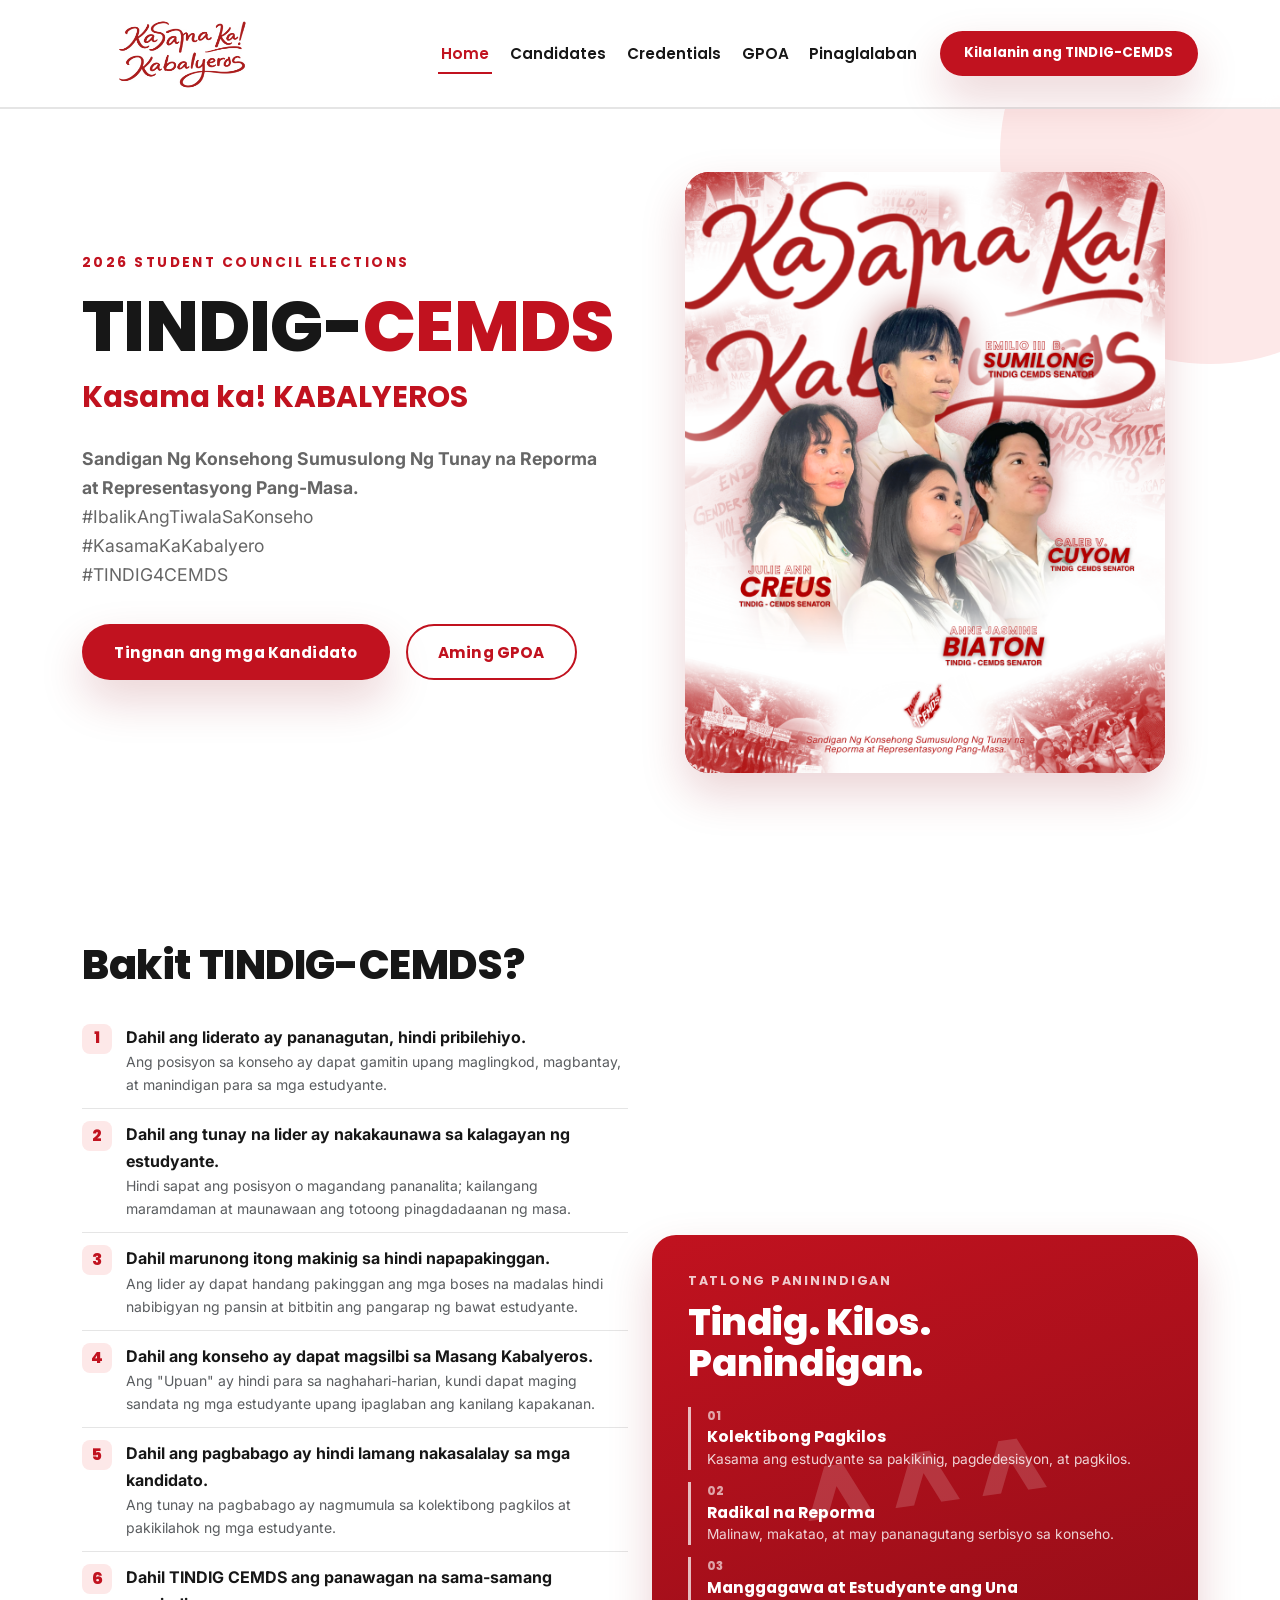
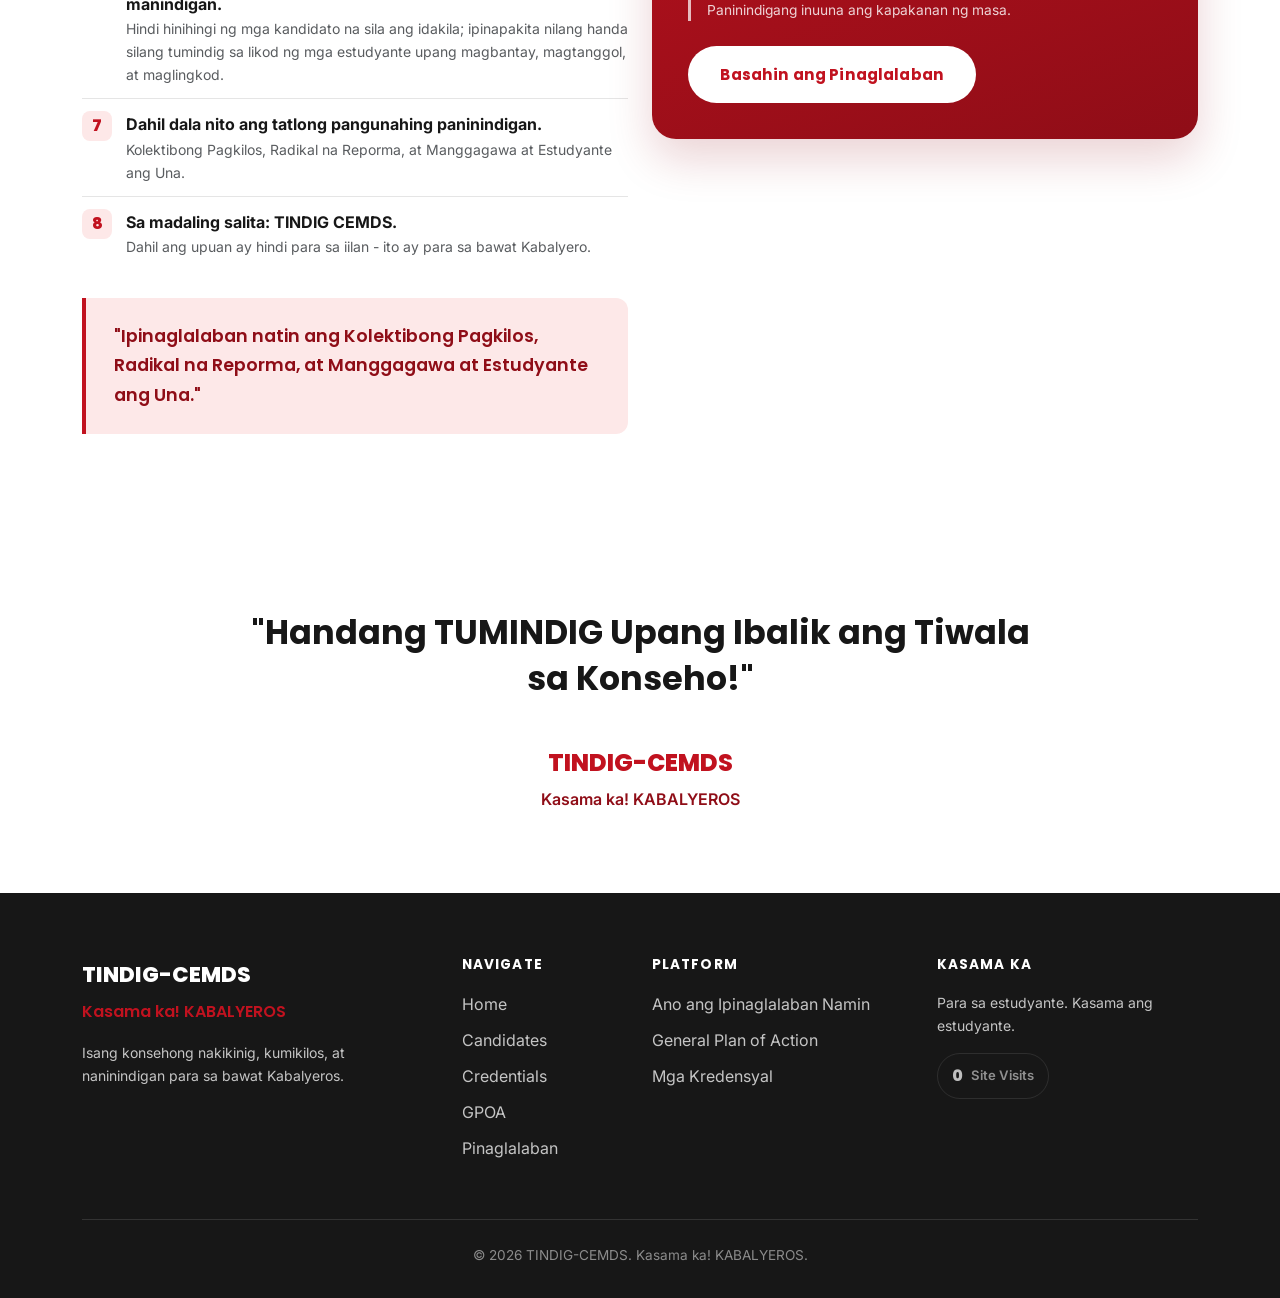
<file: index.html>
<!DOCTYPE html>
<html lang="tl">

<head>
    <meta charset="UTF-8">
    <meta name="viewport" content="width=device-width, initial-scale=1.0">
    <title>TINDIG-CEMDS - Kasama ka! KABALYEROS</title>
    <meta name="description"
        content="TINDIG-CEMDS: Isang konsehong nakikinig, kumikilos, at naninindigan para sa bawat Kabalyeros.">
    <link rel="icon" type="image/png" href="assets/logo/KasamaKa.png">

    <link rel="preconnect" href="https://fonts.googleapis.com">
    <link rel="preconnect" href="https://fonts.gstatic.com" crossorigin>
    <link
        href="https://fonts.googleapis.com/css2?family=Poppins:wght@500;600;700;800&family=Inter:wght@400;500;600&display=swap"
        rel="stylesheet">

    <link href="https://cdn.jsdelivr.net/npm/bootstrap@5.3.3/dist/css/bootstrap.min.css" rel="stylesheet">
    <link rel="stylesheet" href="css/style.css">
</head>

<body>

    <div id="site-navbar"></div>

    <main style="padding-top: 84px;">

        <!-- HERO -->
        <section class="hero">
            <div class="container">
                <div class="row align-items-center gy-5">
                    <div class="col-lg-6">
                        <div class="hero-kicker reveal">2026 Student Council Elections</div>
                        <h1 class="hero-title reveal">TINDIG-<span class="text-primary-red">CEMDS</span></h1>
                        <div class="hero-tagline reveal">Kasama ka! KABALYEROS</div>
                        <p class="hero-sub reveal"><strong>Sandigan Ng Konsehong Sumusulong Ng Tunay na Reporma at
                                Representasyong Pang-Masa.</strong> <br> #IbalikAngTiwalaSaKonseho
                            <br>#KasamaKaKabalyero
                            <br>#TINDIG4CEMDS
                        </p>
                        <div class="hero-actions reveal">
                            <a href="candidates.html" class="btn-campaign btn-campaign-red">Tingnan ang mga
                                Kandidato</a>
                            <a href="gpoa.html" class="btn-campaign btn-campaign-outline">Aming GPOA</a>
                        </div>
                    </div>
                    <div class="col-lg-6">
                        <div class="hero-visual hero-poster-visual reveal"> <img src="assets/images/Poster.png"
                                alt="TINDIG-CEMDS campaign poster">
                        </div>
                    </div>
                </div>
            </div>
        </section>

        <!-- CAMPAIGN INTRODUCTION -->
        <section class="section">
            <div class="container">
                <div class="row align-items-center gy-5">
                    <div class="col-lg-6 reveal">
                        <h2 class="section-heading">Bakit TINDIG-CEMDS?</h2>
                        <ul class="value-check-list mt-4">
                            <li>
                                <span class="value-check-icon">1</span>
                                <div>
                                    <strong>Dahil ang liderato ay pananagutan, hindi pribilehiyo.</strong>
                                    <p class="mb-0 text-muted small">Ang posisyon sa konseho ay dapat gamitin upang
                                        maglingkod, magbantay, at manindigan para sa mga estudyante.</p>
                                </div>
                            </li>
                            <li>
                                <span class="value-check-icon">2</span>
                                <div>
                                    <strong>Dahil ang tunay na lider ay nakakaunawa sa kalagayan ng estudyante.</strong>
                                    <p class="mb-0 text-muted small">Hindi sapat ang posisyon o magandang pananalita;
                                        kailangang maramdaman at maunawaan ang totoong pinagdadaanan ng masa.</p>
                                </div>
                            </li>
                            <li>
                                <span class="value-check-icon">3</span>
                                <div>
                                    <strong>Dahil marunong itong makinig sa hindi napapakinggan.</strong>
                                    <p class="mb-0 text-muted small">Ang lider ay dapat handang pakinggan ang mga boses
                                        na madalas hindi nabibigyan ng pansin at bitbitin ang pangarap ng bawat
                                        estudyante.</p>
                                </div>
                            </li>
                            <li>
                                <span class="value-check-icon">4</span>
                                <div>
                                    <strong>Dahil ang konseho ay dapat magsilbi sa Masang Kabalyeros.</strong>
                                    <p class="mb-0 text-muted small">Ang "Upuan" ay hindi para sa
                                        naghahari-harian,
                                        kundi dapat maging sandata ng mga estudyante upang ipaglaban ang kanilang
                                        kapakanan.</p>
                                </div>
                            </li>
                            <li>
                                <span class="value-check-icon">5</span>
                                <div>
                                    <strong>Dahil ang pagbabago ay hindi lamang nakasalalay sa mga kandidato.</strong>
                                    <p class="mb-0 text-muted small">Ang tunay na pagbabago ay nagmumula sa kolektibong
                                        pagkilos at pakikilahok ng mga estudyante.</p>
                                </div>
                            </li>
                            <li>
                                <span class="value-check-icon">6</span>
                                <div>
                                    <strong>Dahil TINDIG CEMDS ang panawagan na sama-samang manindigan.</strong>
                                    <p class="mb-0 text-muted small">Hindi hinihingi ng mga kandidato na sila ang
                                        idakila; ipinapakita nilang handa silang tumindig sa likod ng mga estudyante
                                        upang magbantay, magtanggol, at maglingkod.</p>
                                </div>
                            </li>
                            <li>
                                <span class="value-check-icon">7</span>
                                <div>
                                    <strong>Dahil dala nito ang tatlong pangunahing paninindigan.</strong>
                                    <p class="mb-0 text-muted small">Kolektibong Pagkilos, Radikal na Reporma, at
                                        Manggagawa at Estudyante ang Una.</p>
                                </div>
                            </li>
                            <li>
                                <span class="value-check-icon">8</span>
                                <div>
                                    <strong>Sa madaling salita: TINDIG CEMDS.</strong>
                                    <p class="mb-0 text-muted small">Dahil ang upuan ay hindi para sa iilan - ito ay
                                        para
                                        sa bawat Kabalyero.</p>
                                </div>
                            </li>
                        </ul>
                        <div class="highlight-callout">
                            "Ipinaglalaban natin ang Kolektibong Pagkilos, Radikal na Reporma, at Manggagawa at
                            Estudyante ang Una."
                        </div>
                    </div>
                    <div class="col-lg-6 reveal">
                        <div class="hero-visual campaign-action-panel">
                            <span class="hero-visual-mark">^ ^ ^</span>
                            <div class="campaign-action-content">
                                <div class="campaign-action-kicker">Tatlong Paninindigan</div>
                                <h3>Tindig. Kilos. Panindigan.</h3>
                                <div class="campaign-action-list">
                                    <div>
                                        <span>01</span>
                                        <strong>Kolektibong Pagkilos</strong>
                                        <p>Kasama ang estudyante sa pakikinig, pagdedesisyon, at pagkilos.</p>
                                    </div>
                                    <div>
                                        <span>02</span>
                                        <strong>Radikal na Reporma</strong>
                                        <p>Malinaw, makatao, at may pananagutang serbisyo sa konseho.</p>
                                    </div>
                                    <div>
                                        <span>03</span>
                                        <strong>Manggagawa at Estudyante ang Una</strong>
                                        <p>Paninindigang inuuna ang kapakanan ng masa.</p>
                                    </div>
                                </div>
                                <a href="pinaglalaban.html" class="btn-campaign btn-campaign-white">Basahin ang
                                    Pinaglalaban</a>
                            </div>
                        </div>
                    </div>
                </div>
            </div>
        </section>



        <!-- CAMPAIGN STATEMENT -->
        <section class="statement-section">
            <div class="container reveal">
                <p class="statement-text">"Handang TUMINDIG Upang Ibalik ang Tiwala sa Konseho!"</p>
                <div class="statement-brand">TINDIG-CEMDS</div>
                <div class="statement-tagline">Kasama ka! KABALYEROS</div>
            </div>
        </section>

    </main>

    <div id="site-footer"></div>

    <button id="backToTop" class="back-to-top" aria-label="Back to top">&uarr;</button>

    <script src="https://cdn.jsdelivr.net/npm/bootstrap@5.3.3/dist/js/bootstrap.bundle.min.js"></script>
    <script src="js/script.js"></script>
</body>

</html>
</file>
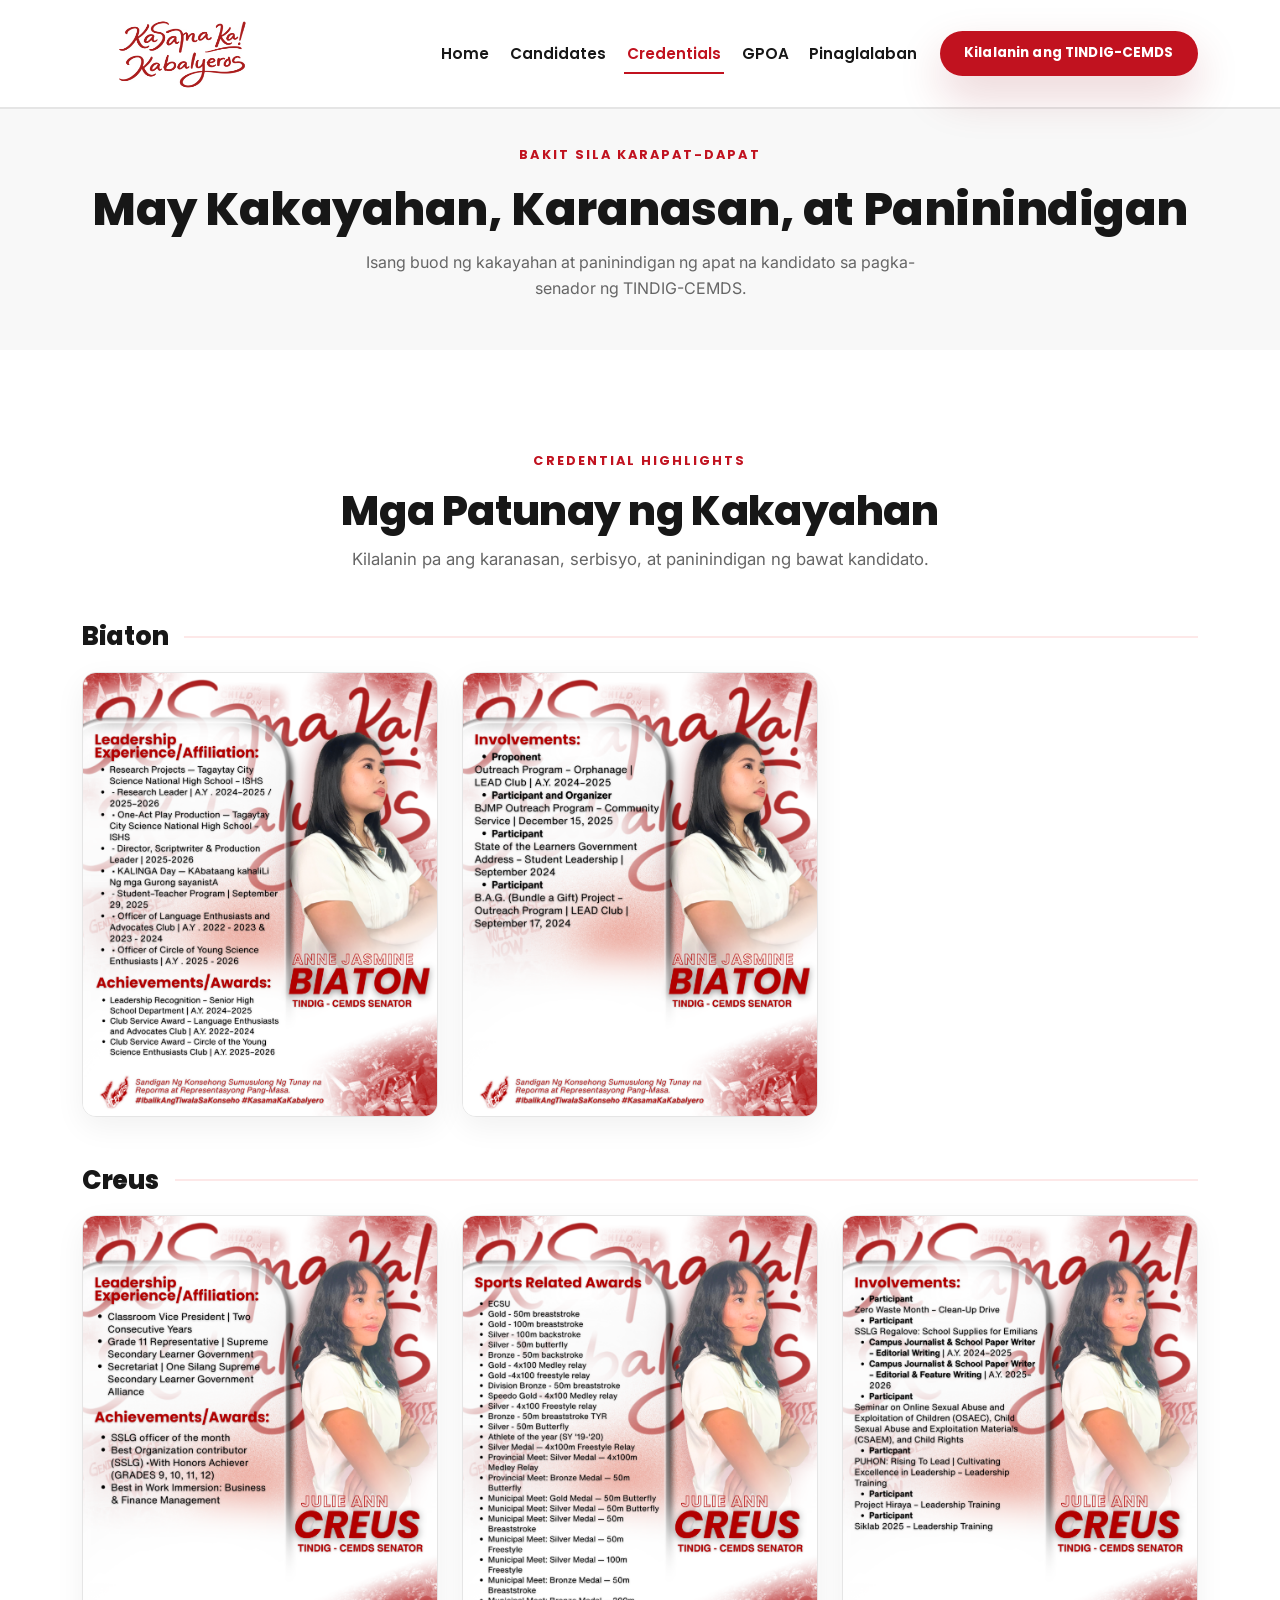
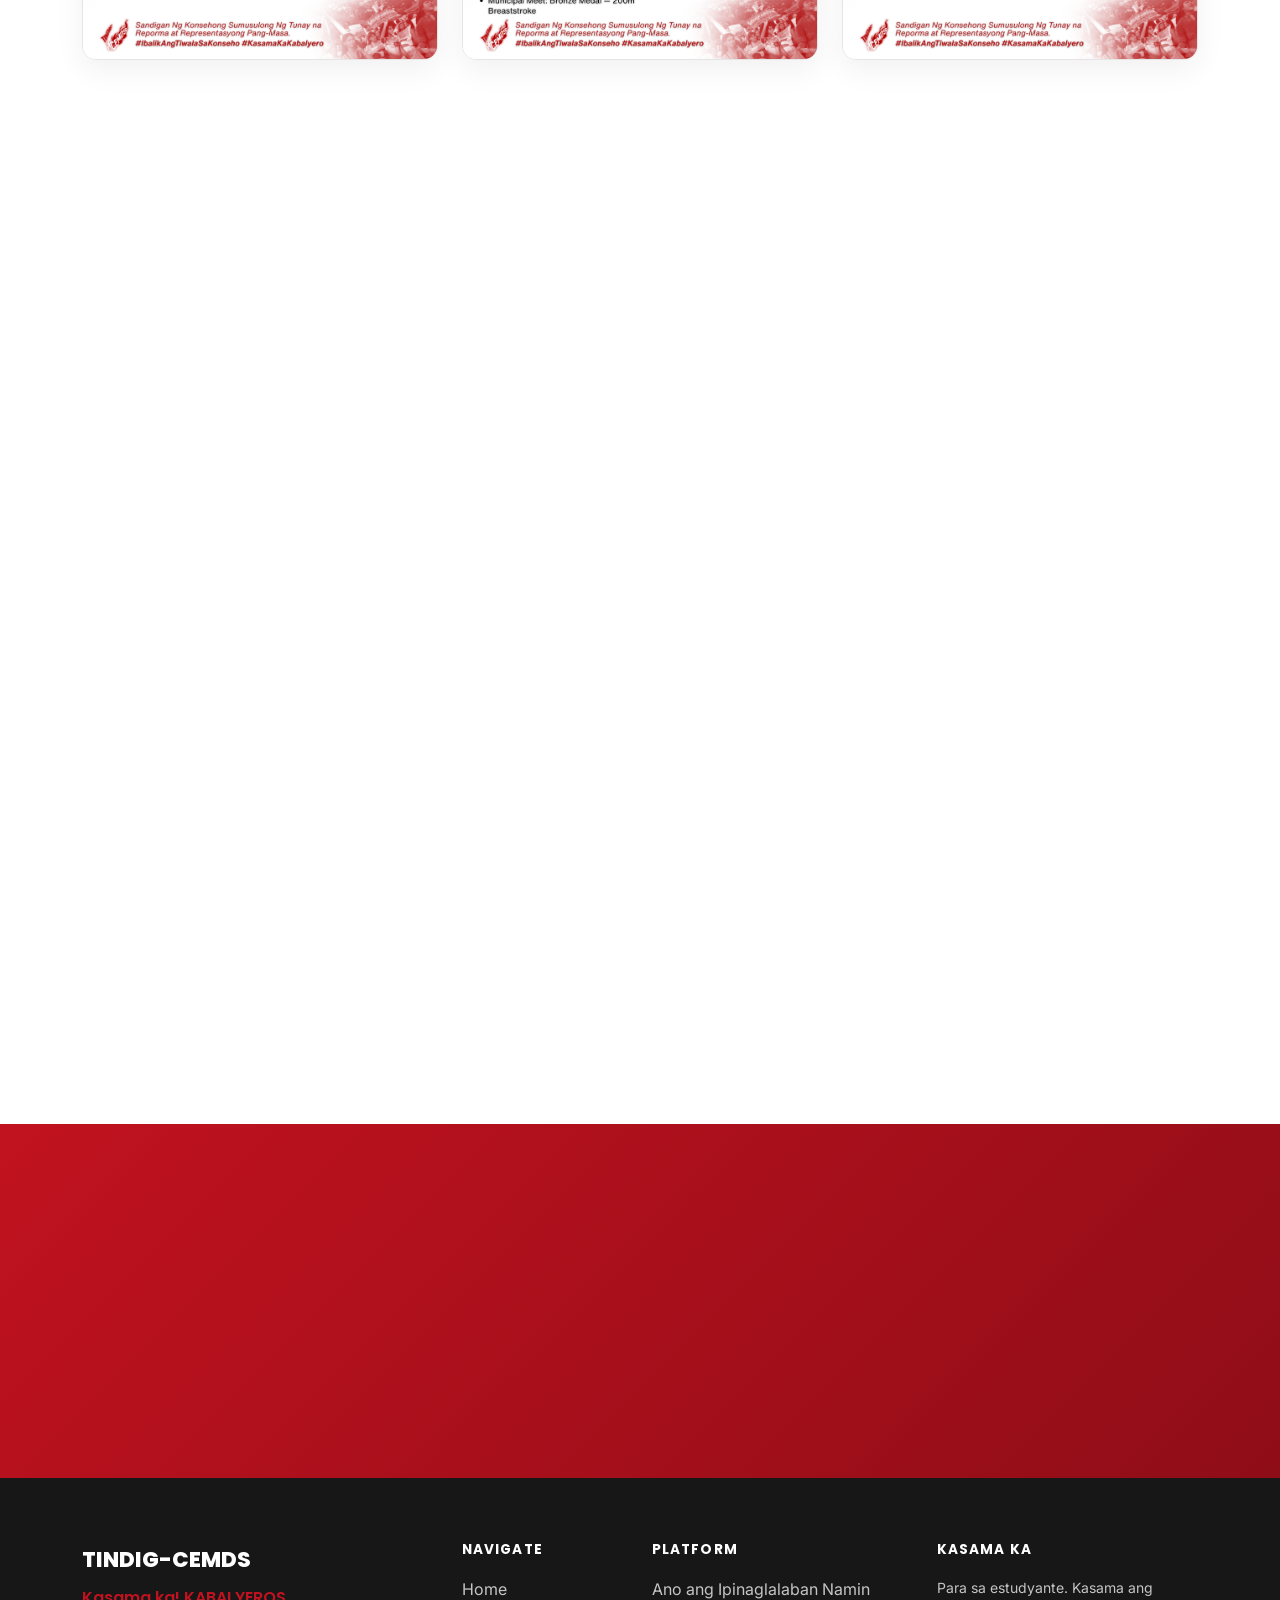
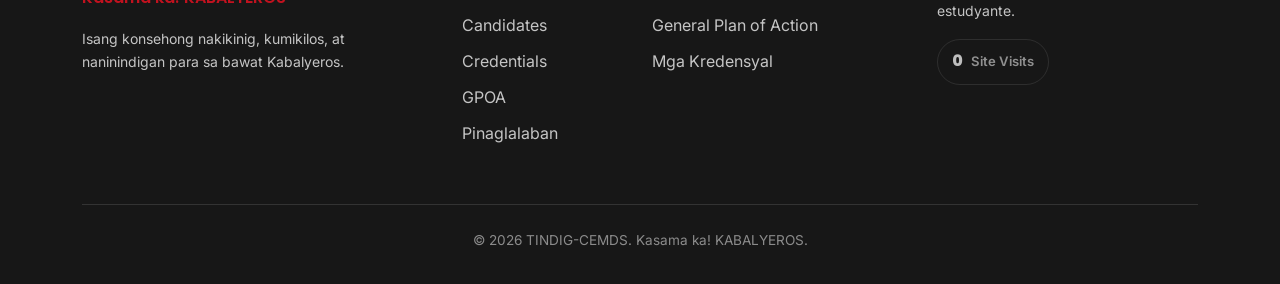
<file: credentials.html>
<!DOCTYPE html>
<html lang="tl">
<head>
<meta charset="UTF-8">
<meta name="viewport" content="width=device-width, initial-scale=1.0">
<title>Mga Kredensyal - TINDIG-CEMDS</title>
<meta name="description" content="May kakayahan, karanasan, at paninindigan ang apat na kandidato sa pagka-senador ng TINDIG-CEMDS.">
<link rel="icon" type="image/png" href="assets/logo/KasamaKa.png">

<link rel="preconnect" href="https://fonts.googleapis.com">
<link rel="preconnect" href="https://fonts.gstatic.com" crossorigin>
<link href="https://fonts.googleapis.com/css2?family=Poppins:wght@500;600;700;800&family=Inter:wght@400;500;600&display=swap" rel="stylesheet">

<link href="https://cdn.jsdelivr.net/npm/bootstrap@5.3.3/dist/css/bootstrap.min.css" rel="stylesheet">
<link rel="stylesheet" href="css/style.css">
</head>
<body>

<div id="site-navbar"></div>

<main style="padding-top: 84px;">

    <div class="page-header">
        <div class="container reveal">
            <div class="eyebrow justify-content-center">Bakit Sila Karapat-dapat</div>
            <h1>May Kakayahan, Karanasan, at Paninindigan</h1>
            <p>Isang buod ng kakayahan at paninindigan ng apat na kandidato sa pagka-senador ng TINDIG-CEMDS.</p>
        </div>
    </div>

    <!-- CREDENTIAL GALLERY -->
    <section class="section">
        <div class="container">
            <div class="text-center mb-5 reveal">
                <div class="eyebrow justify-content-center">Credential Highlights</div>
                <h2 class="section-heading">Mga Patunay ng Kakayahan</h2>
                <p class="section-lead mx-auto">Kilalanin pa ang karanasan, serbisyo, at paninindigan ng bawat kandidato.</p>
            </div>

            <div class="credential-gallery-group reveal">
                <div class="credential-gallery-heading">
                    <h3>Biaton</h3>
                </div>
                <div class="row g-4">
                    <div class="col-md-6 col-xl-4">
                        <figure class="credential-image-card">
                            <img src="assets/credential/biaton/CREDENTIALS%20(4).png" alt="Credential highlight for Biaton" loading="lazy">
                        </figure>
                    </div>
                    <div class="col-md-6 col-xl-4">
                        <figure class="credential-image-card">
                            <img src="assets/credential/biaton/CREDENTIALS%20(5).png" alt="Credential highlight for Biaton" loading="lazy">
                        </figure>
                    </div>
                </div>
            </div>

            <div class="credential-gallery-group reveal">
                <div class="credential-gallery-heading">
                    <h3>Creus</h3>
                </div>
                <div class="row g-4">
                    <div class="col-md-6 col-xl-4">
                        <figure class="credential-image-card">
                            <img src="assets/credential/creus/CREDENTIALS%201.png" alt="Credential highlight for Creus" loading="lazy">
                        </figure>
                    </div>
                    <div class="col-md-6 col-xl-4">
                        <figure class="credential-image-card">
                            <img src="assets/credential/creus/CREDENTIALS%20(2).png" alt="Credential highlight for Creus" loading="lazy">
                        </figure>
                    </div>
                    <div class="col-md-6 col-xl-4">
                        <figure class="credential-image-card">
                            <img src="assets/credential/creus/CREDENTIALS%20(3).png" alt="Credential highlight for Creus" loading="lazy">
                        </figure>
                    </div>
                </div>
            </div>

            <div class="credential-gallery-group reveal">
                <div class="credential-gallery-heading">
                    <h3>Cuyom</h3>
                </div>
                <div class="row g-4">
                    <div class="col-md-6 col-xl-4">
                        <figure class="credential-image-card">
                            <img src="assets/credential/cuyom/CREDENTIALS%20(10).png" alt="Credential highlight for Cuyom" loading="lazy">
                        </figure>
                    </div>
                    <div class="col-md-6 col-xl-4">
                        <figure class="credential-image-card">
                            <img src="assets/credential/cuyom/CREDENTIALS%20(11).png" alt="Credential highlight for Cuyom" loading="lazy">
                        </figure>
                    </div>
                    <div class="col-md-6 col-xl-4">
                        <figure class="credential-image-card">
                            <img src="assets/credential/cuyom/CREDENTIALS%20(12).png" alt="Credential highlight for Cuyom" loading="lazy">
                        </figure>
                    </div>
                </div>
            </div>

            <div class="credential-gallery-group reveal">
                <div class="credential-gallery-heading">
                    <h3>Sumilong</h3>
                </div>
                <div class="row g-4">
                    <div class="col-md-6 col-xl-3">
                        <figure class="credential-image-card">
                            <img src="assets/credential/sumilong/CREDENTIALS%20(6).png" alt="Credential highlight for Sumilong" loading="lazy">
                        </figure>
                    </div>
                    <div class="col-md-6 col-xl-3">
                        <figure class="credential-image-card">
                            <img src="assets/credential/sumilong/CREDENTIALS%20(7).png" alt="Credential highlight for Sumilong" loading="lazy">
                        </figure>
                    </div>
                    <div class="col-md-6 col-xl-3">
                        <figure class="credential-image-card">
                            <img src="assets/credential/sumilong/CREDENTIALS%20(8).png" alt="Credential highlight for Sumilong" loading="lazy">
                        </figure>
                    </div>
                    <div class="col-md-6 col-xl-3">
                        <figure class="credential-image-card">
                            <img src="assets/credential/sumilong/CREDENTIALS%20(9).png" alt="Credential highlight for Sumilong" loading="lazy">
                        </figure>
                    </div>
                </div>
            </div>
        </div>
    </section>

    <section class="vote-band">
        <div class="container reveal">
            <h2>Ang boto mo ay boses mo.</h2>
            <p>Kasama ka sa bawat hakbang.</p>
            <a href="candidates.html" class="btn-campaign btn-campaign-white">Tingnan ang mga Kandidato</a>
        </div>
    </section>

</main>

<div id="site-footer"></div>

<button id="backToTop" class="back-to-top" aria-label="Back to top">&uarr;</button>

<script src="https://cdn.jsdelivr.net/npm/bootstrap@5.3.3/dist/js/bootstrap.bundle.min.js"></script>
<script src="js/script.js"></script>
</body>
</html>
</file>
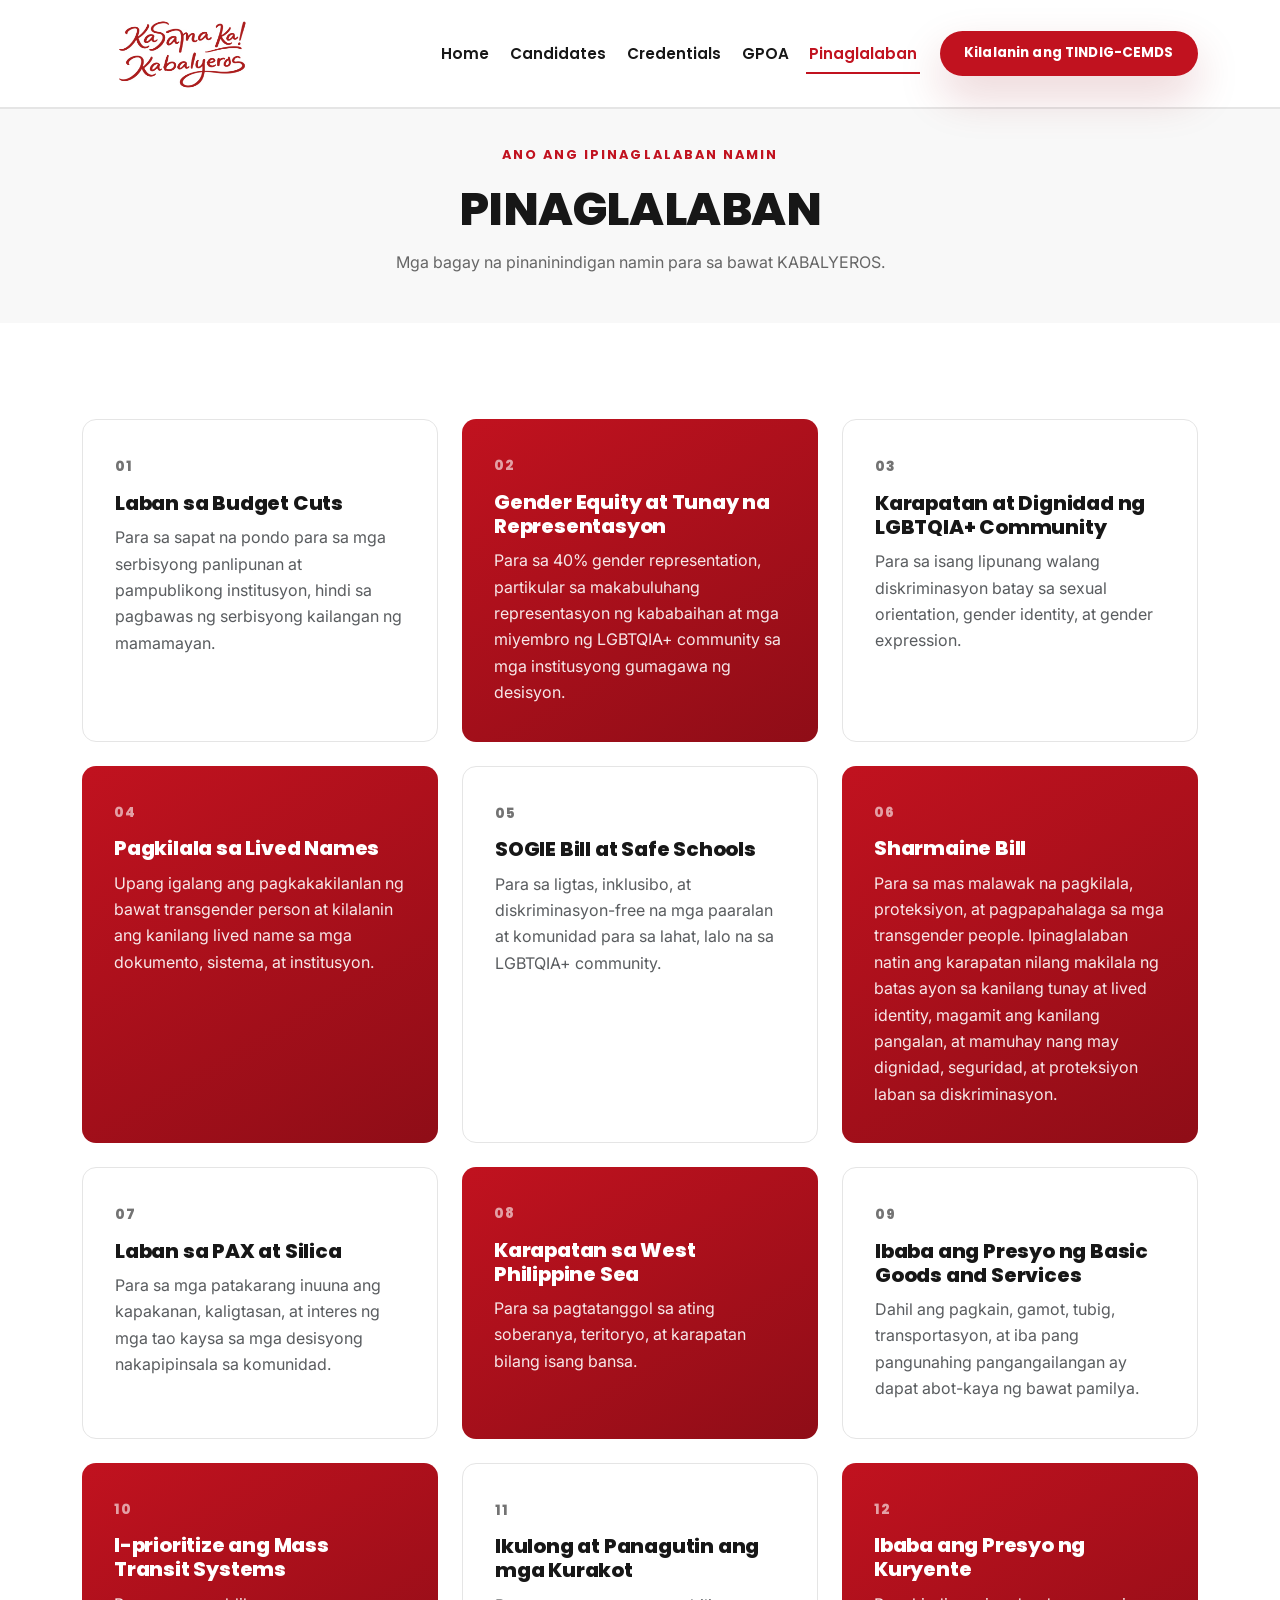
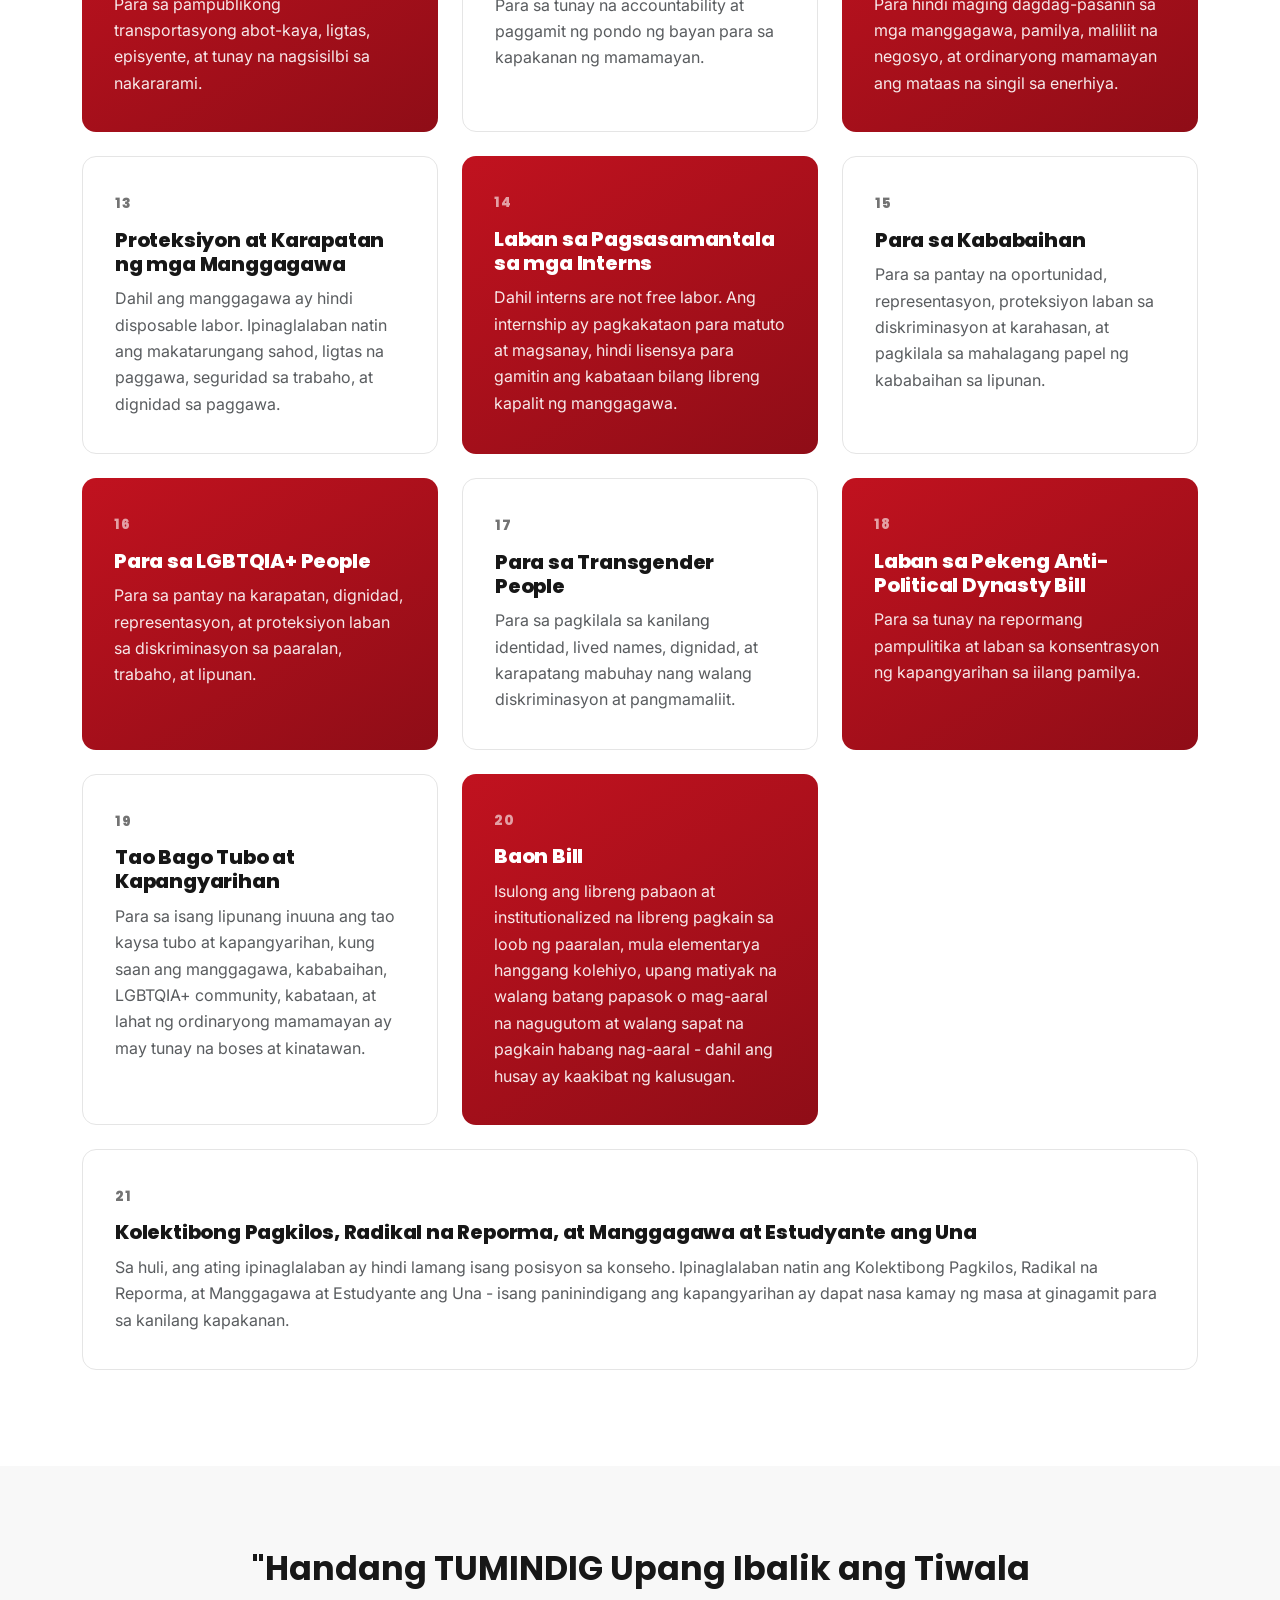
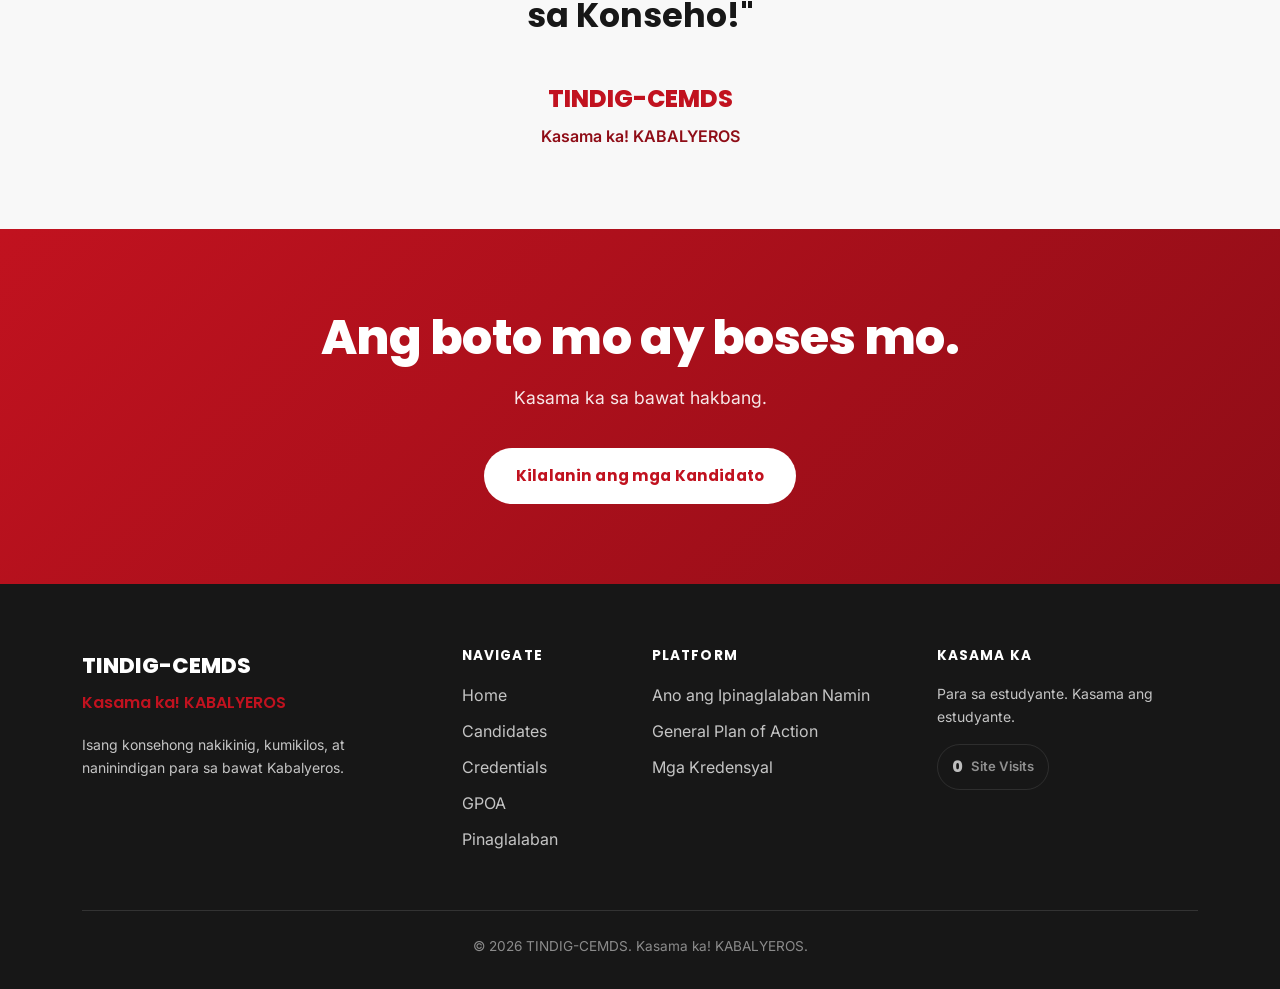
<file: pinaglalaban.html>
<!DOCTYPE html>
<html lang="tl">

<head>
    <meta charset="UTF-8">
    <meta name="viewport" content="width=device-width, initial-scale=1.0">
    <title>Pinaglalaban - TINDIG-CEMDS</title>
    <meta name="description" content="Mga bagay na pinaninindigan ng TINDIG-CEMDS para sa bawat Kabalyeros.">
    <link rel="icon" type="image/png" href="assets/logo/KasamaKa.png">

    <link rel="preconnect" href="https://fonts.googleapis.com">
    <link rel="preconnect" href="https://fonts.gstatic.com" crossorigin>
    <link
        href="https://fonts.googleapis.com/css2?family=Poppins:wght@500;600;700;800&family=Inter:wght@400;500;600&display=swap"
        rel="stylesheet">

    <link href="https://cdn.jsdelivr.net/npm/bootstrap@5.3.3/dist/css/bootstrap.min.css" rel="stylesheet">
    <link rel="stylesheet" href="css/style.css">
</head>

<body>

    <div id="site-navbar"></div>

    <main style="padding-top: 84px;">

        <div class="page-header">
            <div class="container reveal">
                <div class="eyebrow justify-content-center">Ano ang Ipinaglalaban Namin</div>
                <h1>PINAGLALABAN</h1>
                <p>Mga bagay na pinaninindigan namin para sa bawat KABALYEROS.</p>
            </div>
        </div>

        <section class="section">
            <div class="container">
                <div class="row g-4">

                    <div class="col-md-6 col-lg-4 reveal">
                        <div class="advocacy-card card-white">
                            <div class="advocacy-number">01</div>
                            <h3 class="advocacy-title">Laban sa Budget Cuts</h3>
                            <p class="text-muted mb-0">Para sa sapat na pondo para sa mga serbisyong panlipunan at
                                pampublikong institusyon, hindi sa pagbawas ng serbisyong kailangan ng mamamayan.</p>
                        </div>
                    </div>

                    <div class="col-md-6 col-lg-4 reveal">
                        <div class="advocacy-card card-red">
                            <div class="advocacy-number">02</div>
                            <h3 class="advocacy-title">Gender Equity at Tunay na Representasyon</h3>
                            <p class="mb-0">Para sa 40% gender representation, partikular sa makabuluhang representasyon
                                ng kababaihan at mga miyembro ng LGBTQIA+ community sa mga institusyong gumagawa ng
                                desisyon.</p>
                        </div>
                    </div>

                    <div class="col-md-6 col-lg-4 reveal">
                        <div class="advocacy-card card-white">
                            <div class="advocacy-number">03</div>
                            <h3 class="advocacy-title">Karapatan at Dignidad ng LGBTQIA+ Community</h3>
                            <p class="text-muted mb-0">Para sa isang lipunang walang diskriminasyon batay sa sexual
                                orientation, gender identity, at gender expression.</p>
                        </div>
                    </div>

                    <div class="col-md-6 col-lg-4 reveal">
                        <div class="advocacy-card card-red">
                            <div class="advocacy-number">04</div>
                            <h3 class="advocacy-title">Pagkilala sa Lived Names</h3>
                            <p class="mb-0">Upang igalang ang pagkakakilanlan ng bawat transgender person at kilalanin
                                ang kanilang lived name sa mga dokumento, sistema, at institusyon.</p>
                        </div>
                    </div>

                    <div class="col-md-6 col-lg-4 reveal">
                        <div class="advocacy-card card-white">
                            <div class="advocacy-number">05</div>
                            <h3 class="advocacy-title">SOGIE Bill at Safe Schools</h3>
                            <p class="text-muted mb-0">Para sa ligtas, inklusibo, at diskriminasyon-free na mga paaralan
                                at komunidad para sa lahat, lalo na sa LGBTQIA+ community.</p>
                        </div>
                    </div>

                    <div class="col-md-6 col-lg-4 reveal">
                        <div class="advocacy-card card-red">
                            <div class="advocacy-number">06</div>
                            <h3 class="advocacy-title">Sharmaine Bill</h3>
                            <p class="mb-0">Para sa mas malawak na pagkilala, proteksiyon, at pagpapahalaga sa mga
                                transgender people. Ipinaglalaban natin ang karapatan nilang makilala ng batas ayon sa
                                kanilang tunay at lived identity, magamit ang kanilang pangalan, at mamuhay nang may
                                dignidad, seguridad, at proteksiyon laban sa diskriminasyon.</p>
                        </div>
                    </div>

                    <div class="col-md-6 col-lg-4 reveal">
                        <div class="advocacy-card card-white">
                            <div class="advocacy-number">07</div>
                            <h3 class="advocacy-title">Laban sa PAX at Silica</h3>
                            <p class="text-muted mb-0">Para sa mga patakarang inuuna ang kapakanan, kaligtasan, at
                                interes ng mga tao kaysa sa mga desisyong nakapipinsala sa komunidad.</p>
                        </div>
                    </div>

                    <div class="col-md-6 col-lg-4 reveal">
                        <div class="advocacy-card card-red">
                            <div class="advocacy-number">08</div>
                            <h3 class="advocacy-title">Karapatan sa West Philippine Sea</h3>
                            <p class="mb-0">Para sa pagtatanggol sa ating soberanya, teritoryo, at karapatan bilang
                                isang bansa.</p>
                        </div>
                    </div>

                    <div class="col-md-6 col-lg-4 reveal">
                        <div class="advocacy-card card-white">
                            <div class="advocacy-number">09</div>
                            <h3 class="advocacy-title">Ibaba ang Presyo ng Basic Goods and Services</h3>
                            <p class="text-muted mb-0">Dahil ang pagkain, gamot, tubig, transportasyon, at iba pang
                                pangunahing pangangailangan ay dapat abot-kaya ng bawat pamilya.</p>
                        </div>
                    </div>

                    <div class="col-md-6 col-lg-4 reveal">
                        <div class="advocacy-card card-red">
                            <div class="advocacy-number">10</div>
                            <h3 class="advocacy-title">I-prioritize ang Mass Transit Systems</h3>
                            <p class="mb-0">Para sa pampublikong transportasyong abot-kaya, ligtas, episyente, at tunay
                                na nagsisilbi sa nakararami.</p>
                        </div>
                    </div>

                    <div class="col-md-6 col-lg-4 reveal">
                        <div class="advocacy-card card-white">
                            <div class="advocacy-number">11</div>
                            <h3 class="advocacy-title">Ikulong at Panagutin ang mga Kurakot</h3>
                            <p class="text-muted mb-0">Para sa tunay na accountability at paggamit ng pondo ng bayan
                                para sa kapakanan ng mamamayan.</p>
                        </div>
                    </div>

                    <div class="col-md-6 col-lg-4 reveal">
                        <div class="advocacy-card card-red">
                            <div class="advocacy-number">12</div>
                            <h3 class="advocacy-title">Ibaba ang Presyo ng Kuryente</h3>
                            <p class="mb-0">Para hindi maging dagdag-pasanin sa mga manggagawa, pamilya, maliliit na
                                negosyo, at ordinaryong mamamayan ang mataas na singil sa enerhiya.</p>
                        </div>
                    </div>

                    <div class="col-md-6 col-lg-4 reveal">
                        <div class="advocacy-card card-white">
                            <div class="advocacy-number">13</div>
                            <h3 class="advocacy-title">Proteksiyon at Karapatan ng mga Manggagawa</h3>
                            <p class="text-muted mb-0">Dahil ang manggagawa ay hindi disposable labor. Ipinaglalaban
                                natin ang makatarungang sahod, ligtas na paggawa, seguridad sa trabaho, at dignidad sa
                                paggawa.</p>
                        </div>
                    </div>

                    <div class="col-md-6 col-lg-4 reveal">
                        <div class="advocacy-card card-red">
                            <div class="advocacy-number">14</div>
                            <h3 class="advocacy-title">Laban sa Pagsasamantala sa mga Interns</h3>
                            <p class="mb-0">Dahil interns are not free labor. Ang internship ay pagkakataon para matuto
                                at magsanay, hindi lisensya para gamitin ang kabataan bilang libreng kapalit ng
                                manggagawa.</p>
                        </div>
                    </div>

                    <div class="col-md-6 col-lg-4 reveal">
                        <div class="advocacy-card card-white">
                            <div class="advocacy-number">15</div>
                            <h3 class="advocacy-title">Para sa Kababaihan</h3>
                            <p class="text-muted mb-0">Para sa pantay na oportunidad, representasyon, proteksiyon laban
                                sa diskriminasyon at karahasan, at pagkilala sa mahalagang papel ng kababaihan sa
                                lipunan.</p>
                        </div>
                    </div>

                    <div class="col-md-6 col-lg-4 reveal">
                        <div class="advocacy-card card-red">
                            <div class="advocacy-number">16</div>
                            <h3 class="advocacy-title">Para sa LGBTQIA+ People</h3>
                            <p class="mb-0">Para sa pantay na karapatan, dignidad, representasyon, at proteksiyon laban
                                sa diskriminasyon sa paaralan, trabaho, at lipunan.</p>
                        </div>
                    </div>

                    <div class="col-md-6 col-lg-4 reveal">
                        <div class="advocacy-card card-white">
                            <div class="advocacy-number">17</div>
                            <h3 class="advocacy-title">Para sa Transgender People</h3>
                            <p class="text-muted mb-0">Para sa pagkilala sa kanilang identidad, lived names, dignidad,
                                at karapatang mabuhay nang walang diskriminasyon at pangmamaliit.</p>
                        </div>
                    </div>

                    <div class="col-md-6 col-lg-4 reveal">
                        <div class="advocacy-card card-red">
                            <div class="advocacy-number">18</div>
                            <h3 class="advocacy-title">Laban sa Pekeng Anti-Political Dynasty Bill</h3>
                            <p class="mb-0">Para sa tunay na repormang pampulitika at laban sa konsentrasyon ng
                                kapangyarihan sa iilang pamilya.</p>
                        </div>
                    </div>

                    <div class="col-md-6 col-lg-4 reveal">
                        <div class="advocacy-card card-white">
                            <div class="advocacy-number">19</div>
                            <h3 class="advocacy-title">Tao Bago Tubo at Kapangyarihan</h3>
                            <p class="text-muted mb-0">Para sa isang lipunang inuuna ang tao kaysa tubo at
                                kapangyarihan, kung saan ang manggagawa, kababaihan, LGBTQIA+ community, kabataan, at
                                lahat ng ordinaryong mamamayan ay may tunay na boses at kinatawan.</p>
                        </div>
                    </div>

                    <div class="col-md-6 col-lg-4 reveal">
                        <div class="advocacy-card card-red">
                            <div class="advocacy-number">20</div>
                            <h3 class="advocacy-title">Baon Bill</h3>
                            <p class="mb-0">Isulong ang libreng pabaon at institutionalized na libreng pagkain sa loob
                                ng paaralan, mula elementarya hanggang kolehiyo, upang matiyak na walang batang papasok
                                o mag-aaral na nagugutom at walang sapat na pagkain habang nag-aaral - dahil ang
                                husay ay kaakibat ng kalusugan.</p>
                        </div>
                    </div>

                    <div class="col-md-12 reveal">
                        <div class="advocacy-card card-white">
                            <div class="advocacy-number">21</div>
                            <h3 class="advocacy-title">Kolektibong Pagkilos, Radikal na Reporma, at Manggagawa at
                                Estudyante ang Una</h3>
                            <p class="text-muted mb-0">Sa huli, ang ating ipinaglalaban ay hindi lamang isang posisyon
                                sa konseho. Ipinaglalaban natin ang Kolektibong Pagkilos, Radikal na Reporma, at
                                Manggagawa at Estudyante ang Una - isang paninindigang ang kapangyarihan ay dapat
                                nasa kamay ng masa at ginagamit para sa kanilang kapakanan.</p>
                        </div>
                    </div>

                </div>
            </div>
        </section>

        <section class="statement-section section-tint">
            <div class="container reveal">
                <p class="statement-text">"Handang TUMINDIG Upang Ibalik ang Tiwala sa Konseho!"</p>
                <div class="statement-brand">TINDIG-CEMDS</div>
                <div class="statement-tagline">Kasama ka! KABALYEROS</div>
            </div>
        </section>

        <section class="vote-band">
            <div class="container reveal">
                <h2>Ang boto mo ay boses mo.</h2>
                <p>Kasama ka sa bawat hakbang.</p>
                <a href="candidates.html" class="btn-campaign btn-campaign-white">Kilalanin ang mga Kandidato</a>
            </div>
        </section>

    </main>

    <div id="site-footer"></div>

    <button id="backToTop" class="back-to-top" aria-label="Back to top">&uarr;</button>

    <script src="https://cdn.jsdelivr.net/npm/bootstrap@5.3.3/dist/js/bootstrap.bundle.min.js"></script>
    <script src="js/script.js"></script>
</body>

</html>
</file>
<file: css/style.css>
/* =========================================================
   TINDIG-CEMDS — Campaign Website Stylesheet
   Kasama ka! KABALYEROS
   ========================================================= */

:root {
    --primary-red: #C1121F;
    --dark-red: #8F0D17;
    --light-red: #FDE8E8;
    --white: #FFFFFF;
    --off-white: #F8F8F8;
    --dark: #171717;
    --gray: #666666;
    --border: #E5E5E5;

    --font-display: 'Poppins', sans-serif;
    --font-body: 'Inter', sans-serif;

    --section-py: 6rem;
    --section-py-sm: 3.5rem;
    --radius: 14px;
    --shadow-soft: 0 10px 30px rgba(23, 23, 23, 0.06);
    --shadow-strong: 0 20px 45px rgba(143, 13, 23, 0.18);
}

/* =========================================================
   Base
   ========================================================= */
* {
    box-sizing: border-box;
}

html {
    scroll-behavior: smooth;
}

body {
    font-family: var(--font-body);
    color: var(--dark);
    background-color: var(--white);
    overflow-x: hidden;
    line-height: 1.65;
}

h1,
h2,
h3,
h4,
h5,
h6 {
    font-family: var(--font-display);
    font-weight: 800;
    color: var(--dark);
    letter-spacing: -0.01em;
}

a {
    text-decoration: none;
}

img {
    max-width: 100%;
    display: block;
}

::selection {
    background: var(--primary-red);
    color: var(--white);
}

:focus-visible {
    outline: 3px solid var(--primary-red);
    outline-offset: 3px;
}

@media (prefers-reduced-motion: reduce) {

    *,
    *::before,
    *::after {
        animation-duration: 0.001ms !important;
        animation-iteration-count: 1 !important;
        transition-duration: 0.001ms !important;
        scroll-behavior: auto !important;
    }
}

/* =========================================================
   Signature motif: the "chevron rise" — a repeated upward
   chevron mark ( ^ ) that stands in for "TINDIG" (to rise,
   to stand) and doubles as a nod to the Kabalyero (knight)
   sash / heraldic mark used across eyebrows and dividers.
   ========================================================= */

.eyebrow {
    display: inline-flex;
    align-items: center;
    gap: 0.55rem;
    font-family: var(--font-display);
    font-weight: 700;
    font-size: 0.8rem;
    letter-spacing: 0.16em;
    text-transform: uppercase;
    color: var(--primary-red);
    margin-bottom: 1rem;
}

.eyebrow::before {
    letter-spacing: 0.1em;
    font-size: 0.75rem;
    color: var(--primary-red);
    opacity: 0.75;
}

/* =========================================================
   Utility / layout helpers
   ========================================================= */

.section {
    padding: var(--section-py) 0;
}

@media (max-width: 767.98px) {
    .section {
        padding: var(--section-py-sm) 0;
    }
}

.section-tint {
    background-color: var(--off-white);
}

.section-heading {
    font-size: clamp(1.9rem, 3.2vw, 2.75rem);
    line-height: 1.15;
    margin-bottom: 0.75rem;
}

.section-lead {
    color: var(--gray);
    font-size: 1.05rem;
    max-width: 640px;
}

.text-primary-red {
    color: var(--primary-red) !important;
}

/* Buttons */
.btn-campaign {
    display: inline-flex;
    align-items: center;
    justify-content: center;
    gap: 0.5rem;
    font-family: var(--font-display);
    font-weight: 700;
    font-size: 0.95rem;
    letter-spacing: 0.01em;
    padding: 0.85rem 1.9rem;
    border-radius: 999px;
    border: 2px solid transparent;
    transition: transform 0.2s ease, box-shadow 0.2s ease, background-color 0.2s ease, color 0.2s ease;
}

.btn-campaign-red {
    background-color: var(--primary-red);
    color: var(--white);
    box-shadow: var(--shadow-strong);
}

.btn-campaign-red:hover {
    background-color: var(--dark-red);
    color: var(--white);
    transform: translateY(-2px);
}

.btn-campaign-outline {
    background-color: transparent;
    color: var(--primary-red);
    border-color: var(--primary-red);
}

.btn-campaign-outline:hover {
    background-color: var(--primary-red);
    color: var(--white);
    transform: translateY(-2px);
}

.btn-campaign-white {
    background-color: var(--white);
    color: var(--primary-red);
}

.btn-campaign-white:hover {
    background-color: var(--dark);
    color: var(--white);
    transform: translateY(-2px);
}

/* =========================================================
   Navbar
   ========================================================= */

.navbar-campaign {
    background-color: rgba(255, 255, 255, 0.96);
    backdrop-filter: blur(8px);
    box-shadow: 0 2px 0 var(--border);
    padding-top: 0.85rem;
    padding-bottom: 0.85rem;
}

.navbar-brand-campaign {
    font-family: var(--font-display);
    font-weight: 800;
    font-size: 1.3rem;
    color: var(--dark) !important;
    letter-spacing: -0.02em;
    display: flex;
    align-items: center;
    gap: 0.6rem;
}

.navbar-campaign .nav-link {
    font-family: var(--font-display);
    font-weight: 600;
    font-size: 0.95rem;
    color: var(--dark);
    margin: 0 0.45rem;
    position: relative;
    padding: 0.5rem 0.2rem !important;
}

.navbar-campaign .nav-link::after {
    content: "";
    position: absolute;
    left: 0;
    bottom: 0;
    height: 2px;
    width: 0;
    background: var(--primary-red);
    transition: width 0.25s ease;
}

.navbar-campaign .nav-link:hover::after,
.navbar-campaign .nav-link.active::after {
    width: 100%;
}

.navbar-campaign .nav-link.active {
    color: var(--primary-red);
}

.nav-cta {
    margin-left: 0.75rem;
    padding: 0.6rem 1.4rem;
    font-size: 0.85rem;
}

@media (max-width: 991.98px) {
    .navbar-campaign .nav-link {
        margin: 0.15rem 0;
    }

    .nav-cta {
        margin-left: 0;
        margin-top: 0.6rem;
        width: 100%;
    }
}

/* =========================================================
   Hero
   ========================================================= */

.hero {
    padding: 5.5rem 0 4.5rem;
    position: relative;
    overflow: hidden;
}

.hero::before {
    content: "";
    position: absolute;
    top: -140px;
    right: -140px;
    width: 420px;
    height: 420px;
    background: var(--light-red);
    border-radius: 50%;
    z-index: 0;
}

.hero .container {
    position: relative;
    z-index: 1;
}

.hero-kicker {
    font-family: var(--font-display);
    font-weight: 700;
    font-size: 0.85rem;
    letter-spacing: 0.18em;
    text-transform: uppercase;
    color: var(--primary-red);
    margin-bottom: 1rem;
}

.hero-title {
    font-size: clamp(2.6rem, 6vw, 4.4rem);
    line-height: 1.03;
    margin-bottom: 0.6rem;
}

.hero-tagline {
    font-family: var(--font-display);
    font-weight: 700;
    font-size: clamp(1.3rem, 2.4vw, 1.85rem);
    color: var(--primary-red);
    margin-bottom: 1.4rem;
}

.hero-sub {
    color: var(--gray);
    font-size: 1.1rem;
    max-width: 520px;
    margin-bottom: 2.2rem;
}

.hero-actions .btn-campaign {
    margin-right: 0.75rem;
    margin-bottom: 0.75rem;
}

.hero-visual {
    position: relative;
    border-radius: 24px;
    overflow: hidden;
    background: linear-gradient(160deg, var(--primary-red), var(--dark-red));
    min-height: 380px;
    display: flex;
    align-items: flex-end;
    box-shadow: var(--shadow-strong);
}

.hero-visual .hero-visual-mark {
    font-family: var(--font-display);
    color: rgba(255, 255, 255, 0.16);
    font-weight: 800;
    font-size: 9rem;
    position: absolute;
    top: 50%;
    left: 50%;
    transform: translate(-50%, -50%) rotate(-8deg);
    white-space: nowrap;
}

.hero-visual-caption {
    position: relative;
    z-index: 1;
    color: var(--white);
    padding: 1.75rem;
    font-family: var(--font-display);
    font-weight: 700;
}

.hero-visual-caption small {
    display: block;
    font-weight: 500;
    opacity: 0.85;
    font-size: 0.85rem;
    margin-top: 0.25rem;
}

.hero-poster-visual {
    max-width: 88%;
    margin-left: auto;
    margin-right: auto;
}

.hero-poster-visual img {
    width: 100%;
}

@media (max-width: 991.98px) {
    .hero-visual {
        min-height: 260px;
        margin-top: 2.5rem;
    }

    .hero-visual .hero-visual-mark {
        font-size: 5rem;
    }

    .hero-poster-visual {
        max-width: 82%;
    }
}

/* Reveal-on-scroll (paired with IntersectionObserver in script.js) */
.reveal {
    opacity: 0;
    transform: translateY(24px);
    transition: opacity 0.6s ease, transform 0.6s ease;
}

.reveal.is-visible {
    opacity: 1;
    transform: translateY(0);
}

/* =========================================================
   Intro / value grid
   ========================================================= */

.value-check-list {
    list-style: none;
    padding: 0;
    margin: 0;
}

.value-check-list li {
    display: flex;
    align-items: flex-start;
    gap: 0.85rem;
    padding: 0.75rem 0;
    border-bottom: 1px solid var(--border);
}

.value-check-list li:last-child {
    border-bottom: none;
}

.value-check-icon {
    flex: 0 0 auto;
    width: 30px;
    height: 30px;
    border-radius: 8px;
    background: var(--light-red);
    color: var(--primary-red);
    display: flex;
    align-items: center;
    justify-content: center;
    font-weight: 800;
    font-family: var(--font-display);
}

.highlight-callout {
    border-left: 4px solid var(--primary-red);
    background: var(--light-red);
    padding: 1.5rem 1.75rem;
    border-radius: 0 12px 12px 0;
    font-family: var(--font-display);
    font-weight: 600;
    font-size: 1.1rem;
    color: var(--dark-red);
    margin-top: 1.75rem;
}

.campaign-action-panel {
    min-height: 460px;
    align-items: stretch;
}

.campaign-action-panel .hero-visual-mark {
    font-size: 6rem;
}

.campaign-action-content {
    position: relative;
    z-index: 1;
    color: var(--white);
    width: 100%;
    padding: 2.25rem;
    display: flex;
    flex-direction: column;
    justify-content: flex-end;
}

.campaign-action-kicker {
    font-family: var(--font-display);
    font-weight: 700;
    font-size: 0.78rem;
    letter-spacing: 0.14em;
    text-transform: uppercase;
    color: rgba(255, 255, 255, 0.78);
    margin-bottom: 0.6rem;
}

.campaign-action-content h3 {
    color: var(--white);
    font-size: clamp(1.6rem, 3vw, 2.35rem);
    line-height: 1.1;
    margin-bottom: 1.4rem;
}

.campaign-action-list {
    display: grid;
    gap: 0.75rem;
    margin-bottom: 1.6rem;
}

.campaign-action-list div {
    border-left: 3px solid rgba(255, 255, 255, 0.72);
    padding-left: 1rem;
}

.campaign-action-list span {
    display: block;
    font-family: var(--font-display);
    font-weight: 800;
    font-size: 0.72rem;
    color: rgba(255, 255, 255, 0.62);
    margin-bottom: 0.1rem;
}

.campaign-action-list strong {
    display: block;
    font-family: var(--font-display);
    font-size: 0.98rem;
    line-height: 1.25;
}

.campaign-action-list p {
    color: rgba(255, 255, 255, 0.82);
    font-size: 0.86rem;
    line-height: 1.45;
    margin: 0.2rem 0 0;
}

.campaign-action-content .btn-campaign {
    align-self: flex-start;
}

/* =========================================================
   Candidate cards
   ========================================================= */

.filter-bar {
    display: flex;
    flex-wrap: wrap;
    gap: 0.6rem;
    margin-bottom: 2.5rem;
}

.filter-btn {
    font-family: var(--font-display);
    font-weight: 600;
    font-size: 0.85rem;
    padding: 0.5rem 1.2rem;
    border-radius: 999px;
    border: 2px solid var(--border);
    background: var(--white);
    color: var(--gray);
    transition: all 0.2s ease;
}

.filter-btn:hover {
    border-color: var(--primary-red);
    color: var(--primary-red);
}

.filter-btn.active {
    background: var(--primary-red);
    border-color: var(--primary-red);
    color: var(--white);
}

.candidate-card {
    background: var(--white);
    border: 1px solid var(--border);
    border-radius: var(--radius);
    overflow: hidden;
    height: 100%;
    transition: transform 0.25s ease, box-shadow 0.25s ease;
    display: flex;
    flex-direction: column;
}

.candidate-card:hover {
    transform: translateY(-6px);
    box-shadow: var(--shadow-soft);
}

.candidate-photo-wrap {
    position: relative;
    aspect-ratio: 4 / 5;
    background: var(--light-red);
    overflow: hidden;
}

.candidate-photo-wrap img {
    width: 100%;
    height: 100%;
    object-fit: cover;
}

.candidate-position-tag {
    position: absolute;
    top: 12px;
    left: 12px;
    background: var(--primary-red);
    color: var(--white);
    font-family: var(--font-display);
    font-weight: 700;
    font-size: 0.7rem;
    letter-spacing: 0.05em;
    text-transform: uppercase;
    padding: 0.35rem 0.7rem;
    border-radius: 999px;
}

.candidate-body {
    padding: 1.25rem 1.35rem 1.5rem;
    display: flex;
    flex-direction: column;
    flex-grow: 1;
}

.candidate-name {
    font-size: 1.1rem;
    margin-bottom: 0.15rem;
}

.candidate-position {
    color: var(--primary-red);
    font-family: var(--font-display);
    font-weight: 600;
    font-size: 0.85rem;
    margin-bottom: 0.65rem;
}

.candidate-intro {
    color: var(--gray);
    font-size: 0.9rem;
    margin-bottom: 1.1rem;
    flex-grow: 1;
}

.btn-profile {
    font-family: var(--font-display);
    font-weight: 700;
    font-size: 0.82rem;
    color: var(--primary-red);
    border: 2px solid var(--primary-red);
    border-radius: 999px;
    padding: 0.5rem 1rem;
    text-align: center;
    background: transparent;
    transition: all 0.2s ease;
}

.btn-profile:hover {
    background: var(--primary-red);
    color: var(--white);
}

/* Candidate modal */
.modal-candidate .modal-content {
    border: none;
    border-radius: 18px;
    overflow: hidden;
}

.modal-candidate .modal-header {
    background: linear-gradient(135deg, var(--primary-red), var(--dark-red));
    color: var(--white);
    border: none;
    padding: 1.5rem 1.75rem;
}

.modal-candidate .modal-header .btn-close {
    filter: invert(1);
}

.modal-candidate-photo {
    width: 84px;
    height: 84px;
    border-radius: 14px;
    object-fit: cover;
    border: 3px solid rgba(255, 255, 255, 0.5);
}

.modal-candidate .modal-body {
    padding: 1.75rem;
}

.modal-candidate dt {
    font-family: var(--font-display);
    font-weight: 700;
    font-size: 0.78rem;
    text-transform: uppercase;
    letter-spacing: 0.06em;
    color: var(--primary-red);
    margin-top: 1.1rem;
}

.modal-candidate dt:first-child {
    margin-top: 0;
}

.modal-candidate dd {
    color: var(--dark);
    margin-bottom: 0;
}

.modal-credential-list {
    padding-left: 1.1rem;
    margin: 0;
}

.modal-credential-list li {
    margin-bottom: 0.45rem;
}

.modal-credential-list li:last-child {
    margin-bottom: 0;
}

/* =========================================================
   Credentials
   ========================================================= */

.credential-card {
    border: 1px solid var(--border);
    border-radius: var(--radius);
    padding: 1.75rem;
    height: 100%;
    transition: border-color 0.2s ease, transform 0.2s ease;
}

.credential-card:hover {
    border-color: var(--primary-red);
    transform: translateY(-4px);
}

.credential-icon {
    width: 52px;
    height: 52px;
    border-radius: 12px;
    background: var(--light-red);
    color: var(--primary-red);
    display: flex;
    align-items: center;
    justify-content: center;
    font-size: 1.4rem;
    margin-bottom: 1rem;
}

.credential-gallery-group {
    margin-top: 3rem;
}

.text-center+.credential-gallery-group {
    margin-top: 0;
}

.credential-gallery-heading {
    display: flex;
    align-items: center;
    gap: 1rem;
    margin-bottom: 1.25rem;
}

.credential-gallery-heading h3 {
    font-size: clamp(1.25rem, 2vw, 1.6rem);
    margin-bottom: 0;
}

.credential-gallery-heading::after {
    content: "";
    flex: 1 1 auto;
    height: 2px;
    background: var(--light-red);
}

.credential-image-card {
    margin: 0;
    border: 1px solid var(--border);
    border-radius: var(--radius);
    background: var(--white);
    overflow: hidden;
    height: 100%;
    box-shadow: var(--shadow-soft);
    transition: transform 0.2s ease, border-color 0.2s ease, box-shadow 0.2s ease;
}

.credential-image-card:hover {
    border-color: var(--primary-red);
    box-shadow: var(--shadow-strong);
    transform: translateY(-4px);
}

.credential-image-card img {
    width: 100%;
    aspect-ratio: 3375 / 4219;
    object-fit: contain;
    background: var(--off-white);
}

/* =========================================================
   GPOA Cards & Visual Showcase
   ========================================================= */

.gpoa-card {
    border: 1px solid var(--border);
    border-radius: var(--radius);
    background: var(--white);
    overflow: hidden;
    height: 100%;
    display: flex;
    flex-direction: column;
    box-shadow: var(--shadow-soft);
    transition: transform 0.25s ease, border-color 0.25s ease, box-shadow 0.25s ease;
}

.gpoa-card:hover {
    border-color: var(--primary-red);
    box-shadow: var(--shadow-strong);
    transform: translateY(-6px);
}

.gpoa-image-wrap {
    position: relative;
    overflow: hidden;
    cursor: pointer;
    background: var(--off-white);
    aspect-ratio: 1 / 1;
    width: 100%;
}

.gpoa-image-wrap img {
    width: 100%;
    height: 100%;
    object-fit: contain;
    background: #FAFAFA;
    display: block;
    transition: transform 0.35s ease;
}

.gpoa-card:hover .gpoa-image-wrap img {
    transform: scale(1.03);
}

.gpoa-image-overlay {
    position: absolute;
    inset: 0;
    background: rgba(143, 13, 23, 0.4);
    backdrop-filter: blur(2px);
    display: flex;
    align-items: center;
    justify-content: center;
    opacity: 0;
    transition: opacity 0.25s ease;
}

.gpoa-image-wrap:hover .gpoa-image-overlay,
.gpoa-card:hover .gpoa-image-overlay {
    opacity: 1;
}

.gpoa-overlay-btn {
    display: inline-flex;
    align-items: center;
    gap: 0.5rem;
    background: var(--white);
    color: var(--primary-red);
    font-family: var(--font-display);
    font-weight: 700;
    font-size: 0.9rem;
    padding: 0.65rem 1.35rem;
    border-radius: 999px;
    box-shadow: 0 4px 16px rgba(0, 0, 0, 0.22);
    transform: translateY(10px);
    transition: transform 0.25s ease;
}

.gpoa-card:hover .gpoa-overlay-btn {
    transform: translateY(0);
}

.gpoa-card-body {
    padding: 1.6rem 1.6rem 1.8rem;
    flex: 1 1 auto;
    display: flex;
    flex-direction: column;
}

.gpoa-header-badge {
    display: flex;
    align-items: center;
    justify-content: space-between;
    margin-bottom: 0.75rem;
}

.gpoa-agenda-tag {
    display: inline-block;
    font-family: var(--font-display);
    font-weight: 700;
    font-size: 0.78rem;
    letter-spacing: 0.08em;
    text-transform: uppercase;
    color: var(--primary-red);
    background: var(--light-red);
    padding: 0.3rem 0.75rem;
    border-radius: 999px;
}

.gpoa-card-title {
    font-size: clamp(1.3rem, 2vw, 1.55rem);
    margin-bottom: 0.75rem;
    color: var(--dark);
    font-family: var(--font-display);
    font-weight: 800;
}

.gpoa-statement {
    font-size: 0.95rem;
    color: var(--dark);
    line-height: 1.65;
    margin-bottom: 1.25rem;
    background: var(--off-white);
    border-left: 3px solid var(--primary-red);
    padding: 0.85rem 1rem;
    border-radius: 0 8px 8px 0;
}

.gpoa-points-title {
    font-family: var(--font-display);
    font-weight: 700;
    font-size: 0.8rem;
    text-transform: uppercase;
    letter-spacing: 0.06em;
    color: var(--gray);
    margin-bottom: 0.65rem;
}

.gpoa-points-list {
    list-style: none;
    padding: 0;
    margin: 0 0 1.25rem;
    display: flex;
    flex-direction: column;
    gap: 0.55rem;
}

.gpoa-points-list li {
    display: flex;
    align-items: flex-start;
    gap: 0.65rem;
    font-size: 0.92rem;
    color: var(--dark);
    line-height: 1.5;
}

.gpoa-points-list li svg {
    flex-shrink: 0;
    margin-top: 3px;
    color: var(--primary-red);
}

.gpoa-view-btn {
    margin-top: auto;
    width: 100%;
    padding: 0.65rem 1rem;
    font-size: 0.88rem;
}

/* GPOA Preview Modal */
.modal-gpoa-preview .modal-content {
    border: 1px solid var(--border);
    border-radius: var(--radius);
    overflow: hidden;
    box-shadow: 0 25px 60px rgba(0, 0, 0, 0.3);
}

.modal-gpoa-preview .modal-header {
    background: linear-gradient(135deg, var(--primary-red), var(--dark-red));
    color: var(--white);
    padding: 1.2rem 1.6rem;
    border-bottom: none;
}

.modal-gpoa-preview .modal-title {
    color: var(--white);
    font-family: var(--font-display);
    font-weight: 700;
    font-size: 1.2rem;
}

.modal-gpoa-preview .btn-close {
    filter: invert(1) grayscale(100%) brightness(200%);
}

.modal-gpoa-preview .modal-body {
    padding: 1.75rem;
    background: var(--white);
}

.gpoa-modal-image-wrap {
    border-radius: 12px;
    overflow: hidden;
    background: var(--off-white);
    border: 1px solid var(--border);
    display: flex;
    align-items: center;
    justify-content: center;
}

.gpoa-modal-image-wrap img {
    width: 100%;
    max-height: 78vh;
    object-fit: contain;
}

/* =========================================================
   Pinaglalaban advocacy cards
   ========================================================= */

.advocacy-card {
    border-radius: var(--radius);
    padding: 2.25rem 2rem;
    height: 100%;
    transition: transform 0.25s ease, box-shadow 0.25s ease;
}

.advocacy-card:hover {
    transform: translateY(-6px);
}

.advocacy-card.card-white {
    background: var(--white);
    border: 1px solid var(--border);
}

.advocacy-card.card-white:hover {
    box-shadow: var(--shadow-soft);
}

.advocacy-card.card-red {
    background: linear-gradient(150deg, var(--primary-red), var(--dark-red));
    color: var(--white);
}

.advocacy-card.card-red:hover {
    box-shadow: var(--shadow-strong);
}

.advocacy-card.card-red .advocacy-title {
    color: var(--white);
}

.advocacy-card.card-red p {
    color: rgba(255, 255, 255, 0.9);
}

.advocacy-number {
    font-family: var(--font-display);
    font-weight: 800;
    font-size: 0.85rem;
    letter-spacing: 0.08em;
    opacity: 0.6;
    margin-bottom: 0.75rem;
}

.advocacy-title {
    font-size: 1.25rem;
    color: var(--dark);
    margin-bottom: 0.6rem;
}

/* =========================================================
   Vote CTA band
   ========================================================= */

.vote-band {
    background: linear-gradient(135deg, var(--primary-red), var(--dark-red));
    color: var(--white);
    text-align: center;
    padding: 5rem 0;
    position: relative;
    overflow: hidden;
}

.vote-band h2 {
    color: var(--white);
    font-size: clamp(2rem, 4vw, 3rem);
    margin-bottom: 1rem;
}

.vote-band p {
    color: rgba(255, 255, 255, 0.9);
    font-size: 1.1rem;
    max-width: 620px;
    margin: 0 auto 0.5rem;
}

.vote-band .btn-campaign {
    margin-top: 1.75rem;
}

/* Campaign statement */
.statement-section {
    text-align: center;
    padding: 5rem 0;
}

.statement-text {
    font-family: var(--font-display);
    font-weight: 700;
    font-size: clamp(1.4rem, 2.6vw, 2.1rem);
    max-width: 780px;
    margin: 0 auto 2.5rem;
    line-height: 1.4;
    color: var(--dark);
}

.statement-brand {
    font-family: var(--font-display);
    font-weight: 800;
    font-size: 1.5rem;
    color: var(--primary-red);
}

.statement-tagline {
    font-weight: 600;
    color: var(--dark-red);
    margin-top: 0.25rem;
}

/* =========================================================
   Footer
   ========================================================= */

.footer-campaign {
    background: var(--dark);
    color: rgba(255, 255, 255, 0.75);
    padding: 4rem 0 2rem;
}

.footer-campaign .footer-brand {
    font-family: var(--font-display);
    font-weight: 800;
    font-size: 1.35rem;
    color: var(--white);
    margin-bottom: 0.4rem;
}

.footer-campaign .footer-tagline {
    color: var(--primary-red);
    font-weight: 600;
    font-family: var(--font-display);
    margin-bottom: 1rem;
}

.footer-campaign h6 {
    color: var(--white);
    font-family: var(--font-display);
    font-weight: 700;
    font-size: 0.85rem;
    text-transform: uppercase;
    letter-spacing: 0.08em;
    margin-bottom: 1.1rem;
}

.footer-campaign ul {
    list-style: none;
    padding: 0;
    margin: 0;
}

.footer-campaign ul li {
    margin-bottom: 0.6rem;
}

.footer-campaign a {
    color: rgba(255, 255, 255, 0.75);
    transition: color 0.2s ease;
}

.footer-campaign a:hover {
    color: var(--white);
}

.visitor-counter {
    display: inline-flex;
    align-items: center;
    gap: 0.55rem;
    margin-top: 1rem;
    padding: 0.55rem 0.85rem;
    border: 1px solid rgba(255, 255, 255, 0.14);
    border-radius: 999px;
    color: rgba(255, 255, 255, 0.72);
    font-size: 0.82rem;
    font-weight: 600;
}

.visitor-counter span:first-child {
    color: var(--white);
    font-family: var(--font-display);
    font-size: 1rem;
    font-weight: 800;
}

.visitor-counter-offline {
    opacity: 0.72;
}

.footer-bottom {
    border-top: 1px solid rgba(255, 255, 255, 0.12);
    margin-top: 3rem;
    padding-top: 1.5rem;
    text-align: center;
    font-size: 0.85rem;
    color: rgba(255, 255, 255, 0.5);
}

/* =========================================================
   Back to top
   ========================================================= */

.back-to-top {
    position: fixed;
    bottom: 1.75rem;
    right: 1.75rem;
    width: 48px;
    height: 48px;
    border-radius: 50%;
    background: var(--primary-red);
    color: var(--white);
    border: none;
    display: flex;
    align-items: center;
    justify-content: center;
    font-size: 1.1rem;
    box-shadow: var(--shadow-strong);
    opacity: 0;
    visibility: hidden;
    transform: translateY(12px);
    transition: all 0.3s ease;
    z-index: 999;
}

.back-to-top.show {
    opacity: 1;
    visibility: visible;
    transform: translateY(0);
}

.back-to-top:hover {
    background: var(--dark-red);
}

/* =========================================================
   Page header (interior pages)
   ========================================================= */

.page-header {
    background: var(--off-white);
    padding: 3.5rem 0 3rem;
    text-align: center;
}

.page-header h1 {
    font-size: clamp(2rem, 4vw, 2.9rem);
}

.page-header p {
    color: var(--gray);
    max-width: 560px;
    margin: 0.75rem auto 0;
}

/* =========================================================
   Responsive tweaks
   ========================================================= */

@media (max-width: 575.98px) {
    .btn-campaign {
        width: 100%;
    }

    .hero-actions .btn-campaign {
        margin-right: 0;
    }

    .advocacy-card {
        padding: 1.75rem 1.5rem;
    }
}
</file>
